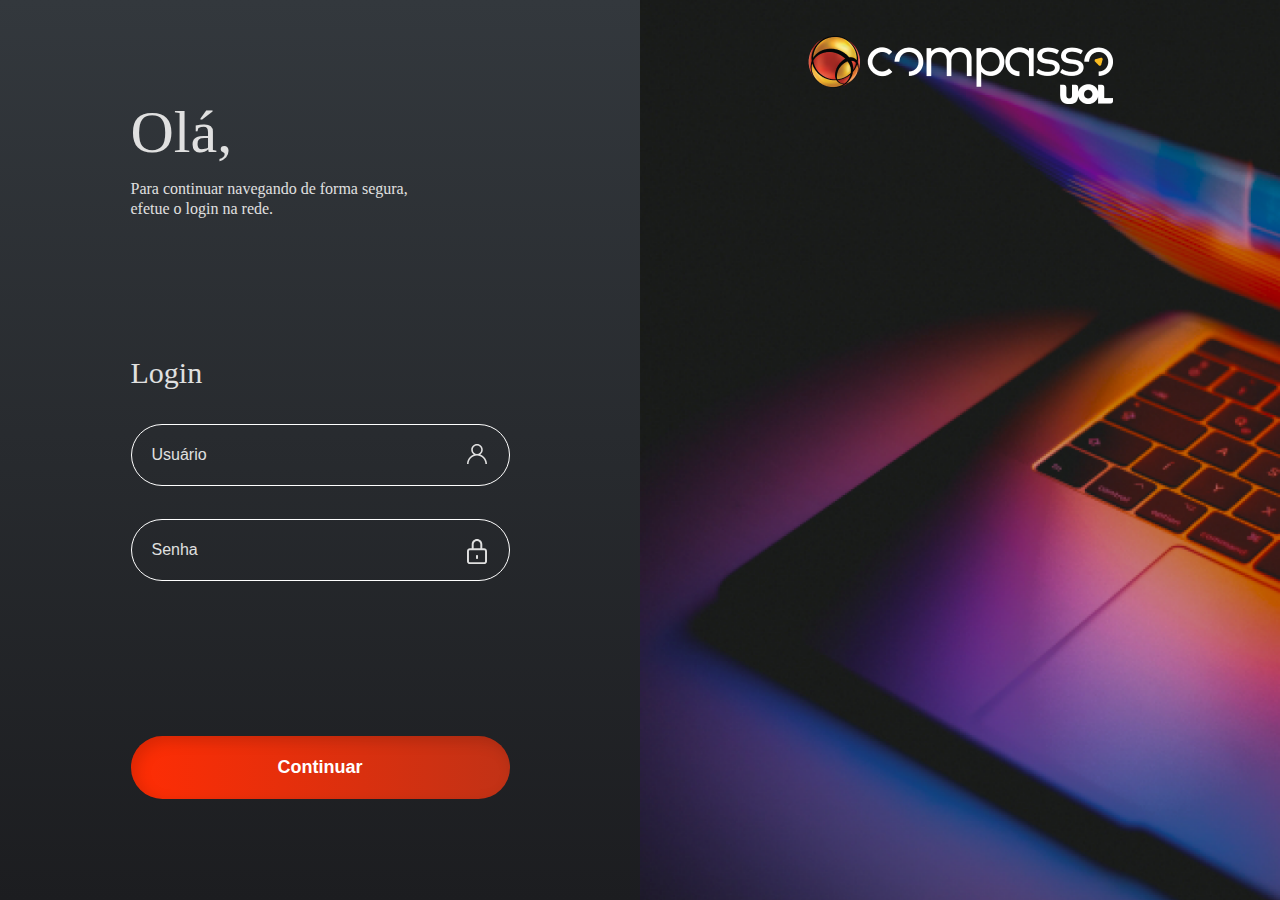
<file: index.html>
<!DOCTYPE html>
<html>

<head>
  <meta charset="utf-8" />
  <meta http-equiv="X-UA-Compatible" content="IE=edge" />
  <title>Compasso - UOL</title>
  <meta name="viewport" content="width=device-width, initial-scale=1" />
  <meta name="description" content="Compasso - UOL Front-End" />
  <link rel="stylesheet" href="./src/css/global.css" >
  <link rel="stylesheet" href="./src/css/reset.css">
  <link rel="stylesheet" href="./src/css/login.css">
  <link rel="stylesheet" href="./src/css/variables.css">
</head>

<body>
  <noscript> You need to enable JavaScript to run this app. </noscript>

  <div class="container">
    <div class="signin">
      <div class="signin__container">
        <h1 class="signin__title">Olá,</h1>
        <h2 class="signin__subtitle">Para continuar navegando de forma segura, efetue o login na rede.</h2>
        <form class="signin__form">
          <span class="signin__form--title">Login</span>
          <div class="signin__input-container">
            <input class="signin__input" type="email" placeholder="Usuário" name="user" id="user">
            <img class="signin__input-icon" src="./assets/images/svg/icon-user.svg" title="ícone de usuário" />
          </div>
          <div class="signin__input-container">
            <input class="signin__input" type="password" placeholder="Senha" name="password" id="password">
            <img class="signin__input-icon" src="./assets/images/svg/icon-password.svg" title="ícone de cadeado" />
          </div>
          <p class="signin__disclaimer">Ops, usuário ou senha inválidos.</p>
          <p class="signin__disclaimer">Tente novamente!</p>
          <button class="signin__button" type="submit" onclick="signin(event)">Continuar</button>
        </form>
      </div>
    </div>
    <div class="signin__banner">
      <img class="signin__banner--logo" src="./assets/images/png/logo-compasso.png" title="logo compasso" />
    </div>
  </div>


  <div id="app"></div>
  <script src="./src/js/main.js"></script>
</body>

</html>
</file>
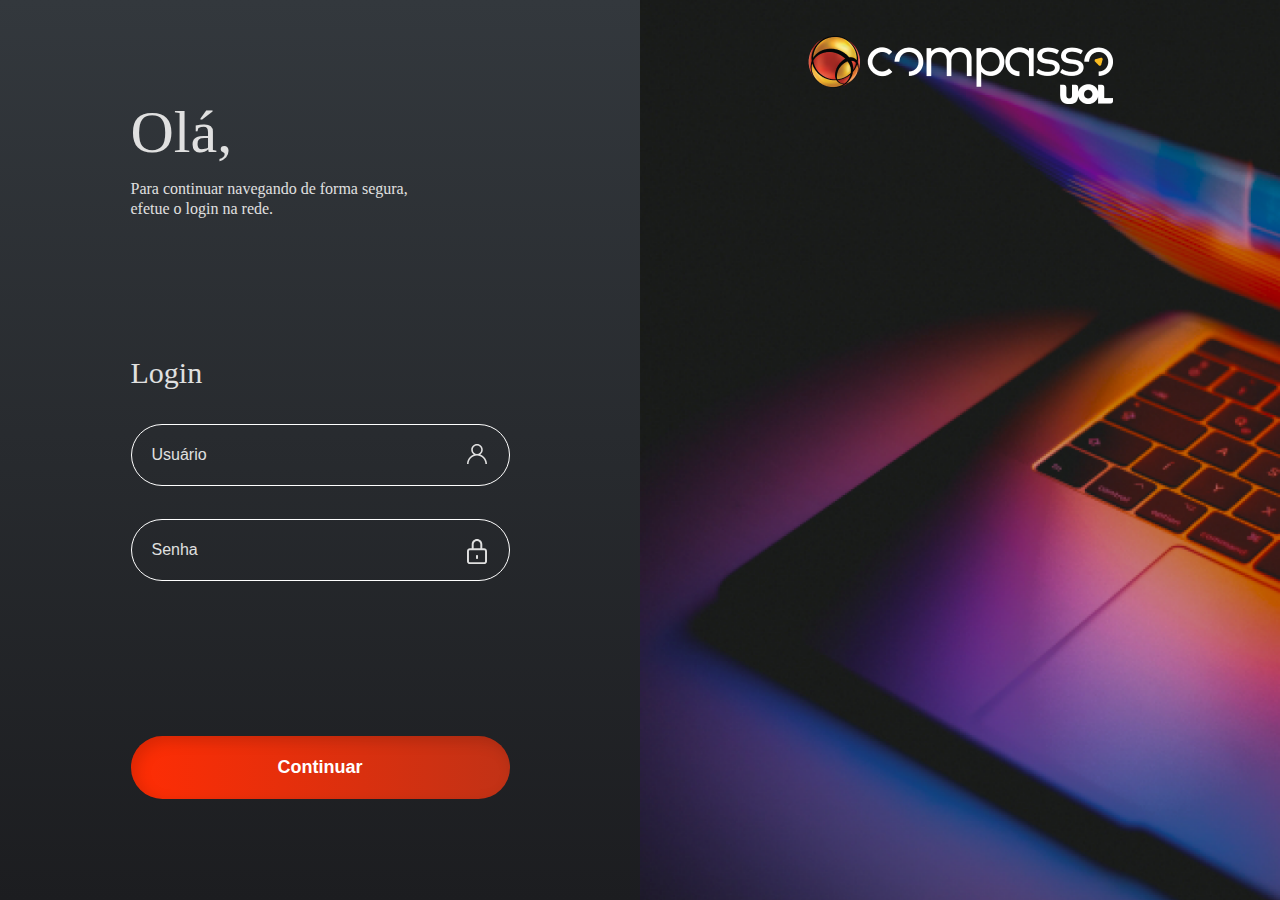
<file: src/index.html>
<!DOCTYPE html>
<html>

<head>
  <meta charset="utf-8" />
  <meta http-equiv="X-UA-Compatible" content="IE=edge" />
  <title>Compasso - UOL</title>
  <meta name="viewport" content="width=device-width, initial-scale=1" />
  <meta name="description" content="Compasso - UOL Front-End" />
  <link href="http://db.onlinewebfonts.com/c/7200c6dd8ac604abe09f5159e53a40c0?family=Mark+Pro" rel="stylesheet" type="text/css" >
  <link rel="stylesheet" href="./css/reset.css">
  <link rel="stylesheet" href="./css/login.css">
  <link rel="stylesheet" href="./css/variables.css">
</head>

<body>
  <noscript> You need to enable JavaScript to run this app. </noscript>

  <div class="container">
    <div class="signin">
      <div class="signin__container">
        <h1 class="signin__title">Olá,</h1>
        <h2 class="signin__subtitle">Para continuar navegando de forma segura, efetue o login na rede.</h2>
        <form class="signin__form">
          <span class="signin__form--title">Login</span>
          <div class="signin__input-container">
            <input class="signin__input" type="email" placeholder="Usuário" name="user" id="user">
            <img class="signin__input-icon" src="../assets/images/svg/icon-user.svg" title="ícone de usuário" />
          </div>
          <div class="signin__input-container">
            <input class="signin__input" type="password" placeholder="Senha" name="password" id="password">
            <img class="signin__input-icon" src="../assets/images/svg/icon-password.svg" title="ícone de cadeado" />
          </div>
          <p class="signin__disclaimer">Ops, usuário ou senha inválidos.</p>
          <p class="signin__disclaimer">Tente novamente!</p>
          <button class="signin__button" type="submit" onclick="signin(event)">Continuar</button>
        </form>
      </div>
    </div>
    <div class="signin__banner">
      <img class="signin__banner--logo" src="../assets/images/png/logo-compasso.png" title="logo compasso" />
    </div>
  </div>


  <div id="app"></div>
  <script src="./js/main.js"></script>
</body>

</html>
</file>
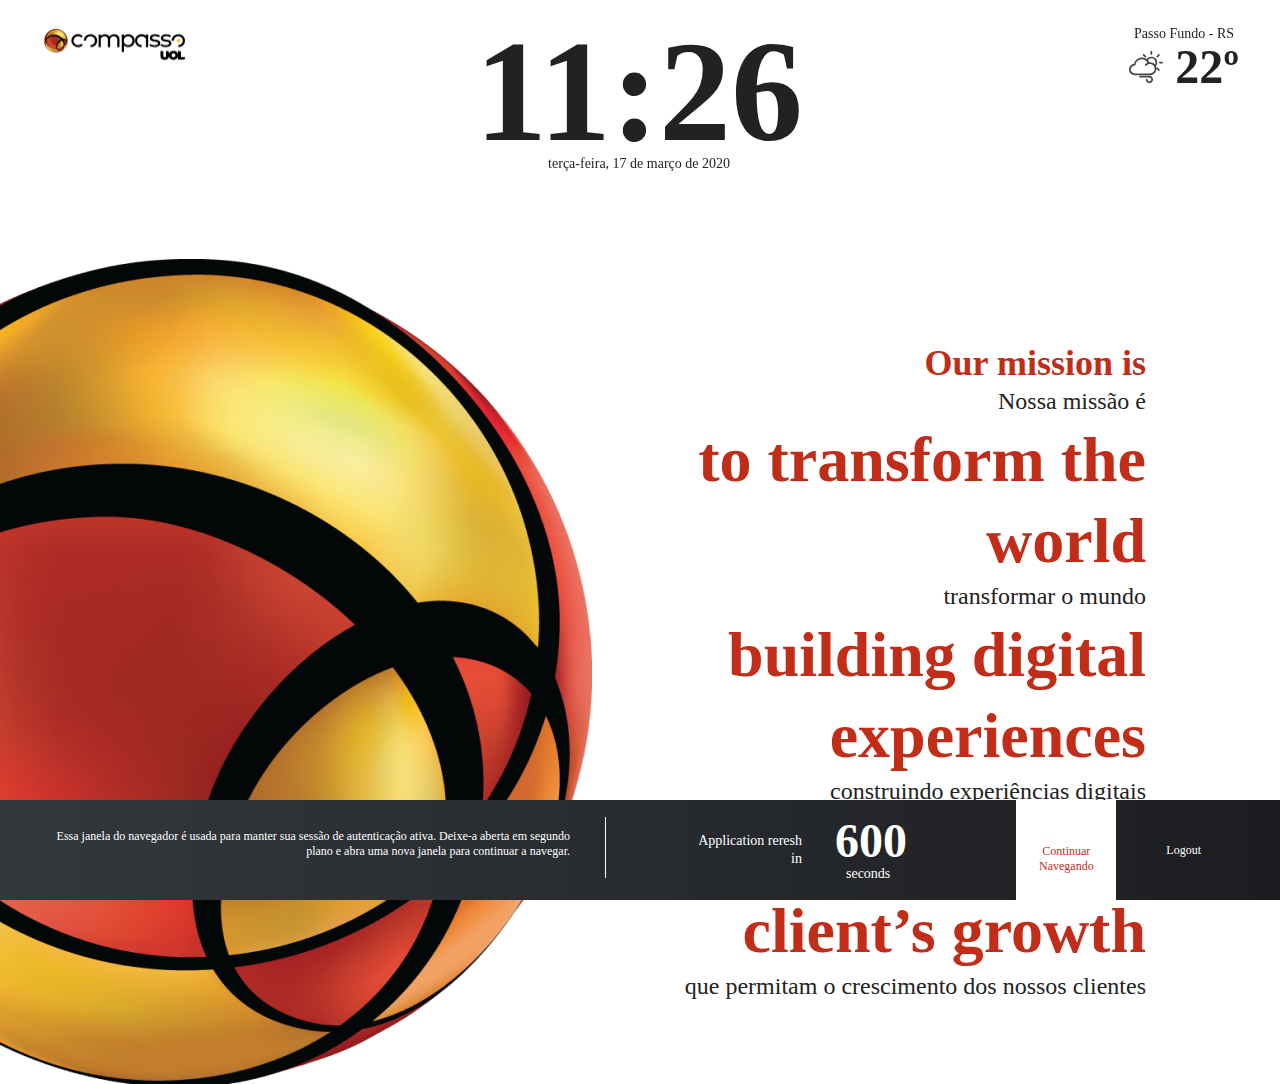
<file: src/views/home.html>
<!DOCTYPE html>
<html>
<head>
  <meta charset="utf-8" />
  <meta http-equiv="X-UA-Compatible" content="IE=edge" />
  <title>Compasso - UOL</title>
  <meta name="viewport" content="width=device-width, initial-scale=1" />
  <meta name="description" content="Compasso - UOL Front-End" />
  <link href="http://db.onlinewebfonts.com/c/7200c6dd8ac604abe09f5159e53a40c0?family=Mark+Pro" rel="stylesheet"
    type="text/css">
  <link rel="stylesheet" href="../css/reset.css">
  <link rel="stylesheet" href="../css/global.css">
  <link rel="stylesheet" href="../css/variables.css">
  <link rel="stylesheet" href="../css/home.css">
</head>
<body>
  <noscript> You need to enable JavaScript to run this app. </noscript>

  <!-- Header -->
  <header class="header">
    <img src="../../assets/images/png/logo-compasso-home.png" alt="logo compasso" class="header__logo">
    <div class="header__clock">
      <span class="header__hour">11:26</span>
      <span class="header__date">terça-feira, 17 de março de 2020</span>
    </div>
    <div class="header__climate">
      <span class="header__location">Passo Fundo - RS</span>
      <div class="header__temperature-container">
        <img src="../../assets/images/svg/icon-cloudy.svg" alt="ícone de nuvem">
        <span class="header__temperature">22º</span>
      </div>
    </div>
  </header>

  <!-- Content -->
  <main class="content">
    <img src="../../assets/images/png/logo-uol.png" alt="Bola Logo uol" class="content__logo">
    <div class="content__text-container">
      <p class="content__text-title content__text-title--first">Our mission is</p>
      <p class="content__text-translate">Nossa missão é</p>
      <p class="content__text-title">to transform the world</p>
      <p class="content__text-translate">transformar o mundo</p>
      <p class="content__text-title">building digital experiences</p>
      <p class="content__text-translate">construindo experiências digitais</p>
      <p class="content__text-title">that enable our client’s growth</p>
      <p class="content__text-translate">que permitam o crescimento dos nossos clientes</p>
    </div>
  </main>

  <!-- Footer -->
  <footer class="footer">
    <div class="footer__info-container">
      <span class="footer__info">Essa janela do navegador é usada para manter sua sessão de autenticação ativa. Deixe-a aberta em segundo plano e abra
      uma nova janela para continuar a navegar.</span>
      <div class="footer__refresh">
        <div class="footer__refresh-info">
          Application reresh in
        </div>
        <div class="footer__clock">
          <div class="footer__seconds">600</div>
          <span class="footer__seconds-disclaimer">seconds</span>
        </div>
      </div>
    </div>
    <div class="footer__actions">
      <div class="footer__action footer__action--active">
        <span class="footer__action--link">Continuar Navegando</span>
      </div>
      <div class="footer__action">
        <span class="footer__action--link" onclick="signout(event)">Logout</span>
      </div>
    </div>
  </footer>


  <script src="../js/main.js"></script>
</body>
</html>
</file>
<file: src/css/global.css>
/*
      www.OnlineWebFonts.Com
      You must credit the author Copy this link on your web
      <div>Font made from <a href="https://www.onlinewebfonts.com">oNline Web Fonts</a>is licensed by CC BY 3.0</div>
      OR
      <a href="https://www.onlinewebfonts.com">oNline Web Fonts</a>
*/
@font-face {
    font-family: "Mark Pro";
    src: url("https://db.onlinewebfonts.com/t/7200c6dd8ac604abe09f5159e53a40c0.eot"); /* IE9*/
    src: url("https://db.onlinewebfonts.com/t/7200c6dd8ac604abe09f5159e53a40c0.eot?#iefix") format("embedded-opentype"), /* IE6-IE8 */
    url("https://db.onlinewebfonts.com/t/7200c6dd8ac604abe09f5159e53a40c0.woff2") format("woff2"), /* chrome firefox */
    url("https://db.onlinewebfonts.com/t/7200c6dd8ac604abe09f5159e53a40c0.woff") format("woff"), /* chrome firefox */
    url("https://db.onlinewebfonts.com/t/7200c6dd8ac604abe09f5159e53a40c0.ttf") format("truetype"), /* chrome firefox opera Safari, Android, iOS 4.2+*/
    url("https://db.onlinewebfonts.com/t/7200c6dd8ac604abe09f5159e53a40c0.svg#Mark Pro") format("svg"); /* iOS 4.1- */
}
</file>
<file: src/css/login.css>
.container {
  display: flex;
  justify-content: space-between;
  font-family: 'Mark Pro';
}

.signin {
  display: flex;
  flex-direction: column;
  justify-content: center;
  align-items: center;
  width: 50vw;
  height: 100vh;
  background: linear-gradient(180deg, #33383D 0%, #1C1D20 100%);
  box-shadow: 4px 4px 70px rgba(0, 0, 0, 0.25);
}

.signin__container {
  display: flex;
  flex-direction: column;
  justify-content: flex-start;
}

.signin__title {
  color: var(--label-color);
  font-size: 60px;
}

.signin__subtitle {
  color: var(--label-color);
  font-size: 16px;
  line-height: 20px;
  margin-top: 17px;
  max-width: 300px;
}

.signin__form {
  display: flex;
  flex-direction: column;
  margin-top: 135px;
  width: 379px;
}

.signin__form--title {
  color: var(--label-color);
  font-size: 30px;
  line-height: 38px;
  margin-bottom: 32px;
}

.signin__input-container {
  position: relative;
}

.signin__input {
  border: 1px solid #FFFFFF;
  transition: all 0.5s ease;
  width: 100%;
  box-sizing: border-box;
  border-radius: 50px;
  padding: 20px;
  background: transparent;
  outline: none;
  margin-bottom: 33px;
  color: var(--label-color);
  font-size: 16px;
  line-height: 20px;
}

.signin__input::placeholder {
  color: var(--label-color);
  font-size: 16px;
  line-height: 20px;
}

.signin__input--error {
  border: 1px solid var(--secondary-color);
}

.signin__input-icon {
  position: absolute;
  top: 20px;
  right: 23px;
}

.signin__disclaimer {
  visibility: hidden;
  text-align: center;
  font-weight: bold;
  font-size: 16px;
  line-height: 20px;
  color: var(--secondary-color);
}

.signin__button {
  background: linear-gradient(90deg, #FF2D04 0%, #C13216 100%);
  box-shadow: inset 5px 5px 15px rgba(0, 0, 0, 0.15);
  border: none;
  outline: none;
  cursor: pointer;
  font-weight: bold;
  font-size: 18px;
  line-height: 23px;
  color: #FFFFFF;
  border-radius: 50px;
  padding: 20px;
  margin-top: 82px;
}

.signin__banner {
  width: 50vw;
  background: url('../../assets/images/png/home-photo.png');
  background-size: cover;
  display: flex;
  align-items: flex-start;
  justify-content: center;
}

.signin__banner--logo {
  margin-top: 35px;
}

@media only screen and (max-width: 1024px) {
  .container {
    flex-direction: column-reverse;
  }
  .signin {
    width: 100vw;
    justify-content: flex-start;
  }
  .signin__container {
    padding-top: 20px;
  }
  .signin__form {
    margin-top: 25px;
    width: 100%;
  }
  .signin__banner {
    width: 100vw;
    height: 20vh;
  }
  .signin__button {
    margin-top: 20px;
  }
}
</file>
<file: src/css/variables.css>
:root {
  --primary-color: #C12D18;
  --secondary-color: #E9B425;
  --text-color: #222222;
  --label-color: #E0E0E0;
}
</file>
<file: src/css/home.css>
.header {
  position: fixed;
  top: 0;
  font-family: 'Mark Pro';
  color: var(--text-color);
  display: flex;
  justify-content: space-between;
  width: 100vw;
}

.header__logo {
  width: 150px;
  margin-top: 25px;
  margin-left: 40px;
  max-height: 42px;
}

.header__clock {
  display: flex;
  flex-direction: column;
  text-align: center;
}

.header__hour {
  font-size: 144px;
  font-weight: bold;
  line-height: 183px;
  height: 150px;
  text-align: center;
  margin-bottom: 5px;
}

.header__date {
  font-size: 14px;
  line-height: 18px;
}

.header__climate {
  display: flex;
  flex-direction: column;
  margin: 25px 41px;
}

.header__temperature-container {
  display: flex;
}

.header__temperature {
  font-size: 48px;
  font-weight: bold;
  margin-left: 12px;
}

.header__location {
  font-size: 14px;
  line-height: 18px;
  text-align: center;
}

.content {
  display: flex;
  justify-content: space-between;
  align-items: center;
  font-family: 'Mark Pro';
  margin-top: 259px;
}

.content__text-container {
  margin-right: 134px;
  text-align: right;
}

.content__text-title {
  color: var(--primary-color);
  font-weight: bold;
  font-size: 64px;
  line-height: 81px;
}

.content__text-title--first {
  font-size: 36px;
  line-height: 46px;
}

.content__text-translate {
  color: var(--text-color);
  font-size: 24px;
  line-height: 30px;
  margin-bottom: 3px;
}

.footer {
  display: flex;
  justify-content: space-between;
  position: fixed;
  bottom: 0;
  max-height: 100px;
  padding: 29px;
  background: linear-gradient(90.16deg, #33383D 0%, #1C1D20 100%);
  font-family: 'Mark Pro';
  color: #FFFFFF;
  width: 100vw;
  box-sizing: border-box;
}

.footer__info-container {
  display: flex;
  justify-content: space-between;
}

.footer__info {
  font-size: 12px;
  line-height: 15px;
  text-align: right;
  max-width: 541px;
}

.footer__info::after {
  content: '';
  height: 61px;
  width: 1px;
  display: inline-block;
  position: absolute;
  background-color: #ffffff;
  margin-left: 35px;
  bottom: 22px;
}

.footer__refresh {
  display: flex;
  margin-left: 123px;
  align-items: center;
}

.footer__refresh-info {
  font-size: 14px;
  line-height: 18px;
  text-align: right;
  max-width: 109px;
  display: inline-block;
}

.footer__clock {
  flex-direction: column;
  display: flex;
  align-items: center;
}

.footer__seconds {
  display: inline-block;
  vertical-align: super;
  font-size: 48px;
  text-align: center;
  font-weight: bold;
  margin-left: 33px;
}

.footer__seconds-disclaimer {
  display: block;
  font-size: 14px;
  line-height: 18px;
  margin-left: 26%;
}

.footer__actions {
  display: flex;
  text-align: center;
  align-items: center;
}

.footer__action {
  max-width: 100px;
  margin-right: 40px;
  font-size: 12px;
  line-height: 15px;
  cursor: pointer;
  display: flex;
  padding: 10px;
  flex-direction: column;
  align-items: flex-end;
}

.footer__action--active {
  height: 100px;
  background-color: #ffffff;
  box-sizing: border-box;
  color: var(--primary-color);
}

.footer__action--link {
  margin: 34px 0px;
}

@media only screen and (max-width: 1024px) {
  body {
    overflow-x: hidden;
  }
  .header {
    flex-direction: column;
    position: relative;
  }
  .header__climate {
    align-items: center;
  }
  .content {
    margin-top: 0;
    justify-content: flex-end;
  }
  .content__logo {
    display: none;
  }
  .content__text-container {
    margin-right: 20px;
    margin-top: 15px;
  }
  .content__text-title {
    font-size: 38px;
    line-height: 34px;
  }
  .content__text-title--first {
    font-size: 20px;
    line-height: 20px;
  }
  .content__text-translate {
    font-size: 16px;
    line-height: 20px;
    margin-bottom: 10px;
  }
  .footer {
    flex-direction: column;
    height: auto;
    max-height: none;
    position: relative;
  }
  .footer__info-container {
    flex-direction: column;
  }
  .footer__info {
    max-width: none;
    display: block;
    text-align: center;
    margin-bottom: 15px;
  }
  .footer__info::after {
    display: none;
  }
  .footer__refresh {
    margin-left: 0;
    justify-content: center;
  }
  .footer__actions {
    flex-direction: column;
    margin-top: 11px;
  }
  .footer__action {
    width: 100vw;
    max-width: none;
    margin-right: 0;
    align-items: center;
  }
  .footer__action--link {
    margin: 34px 0px;
  }
}
</file>
